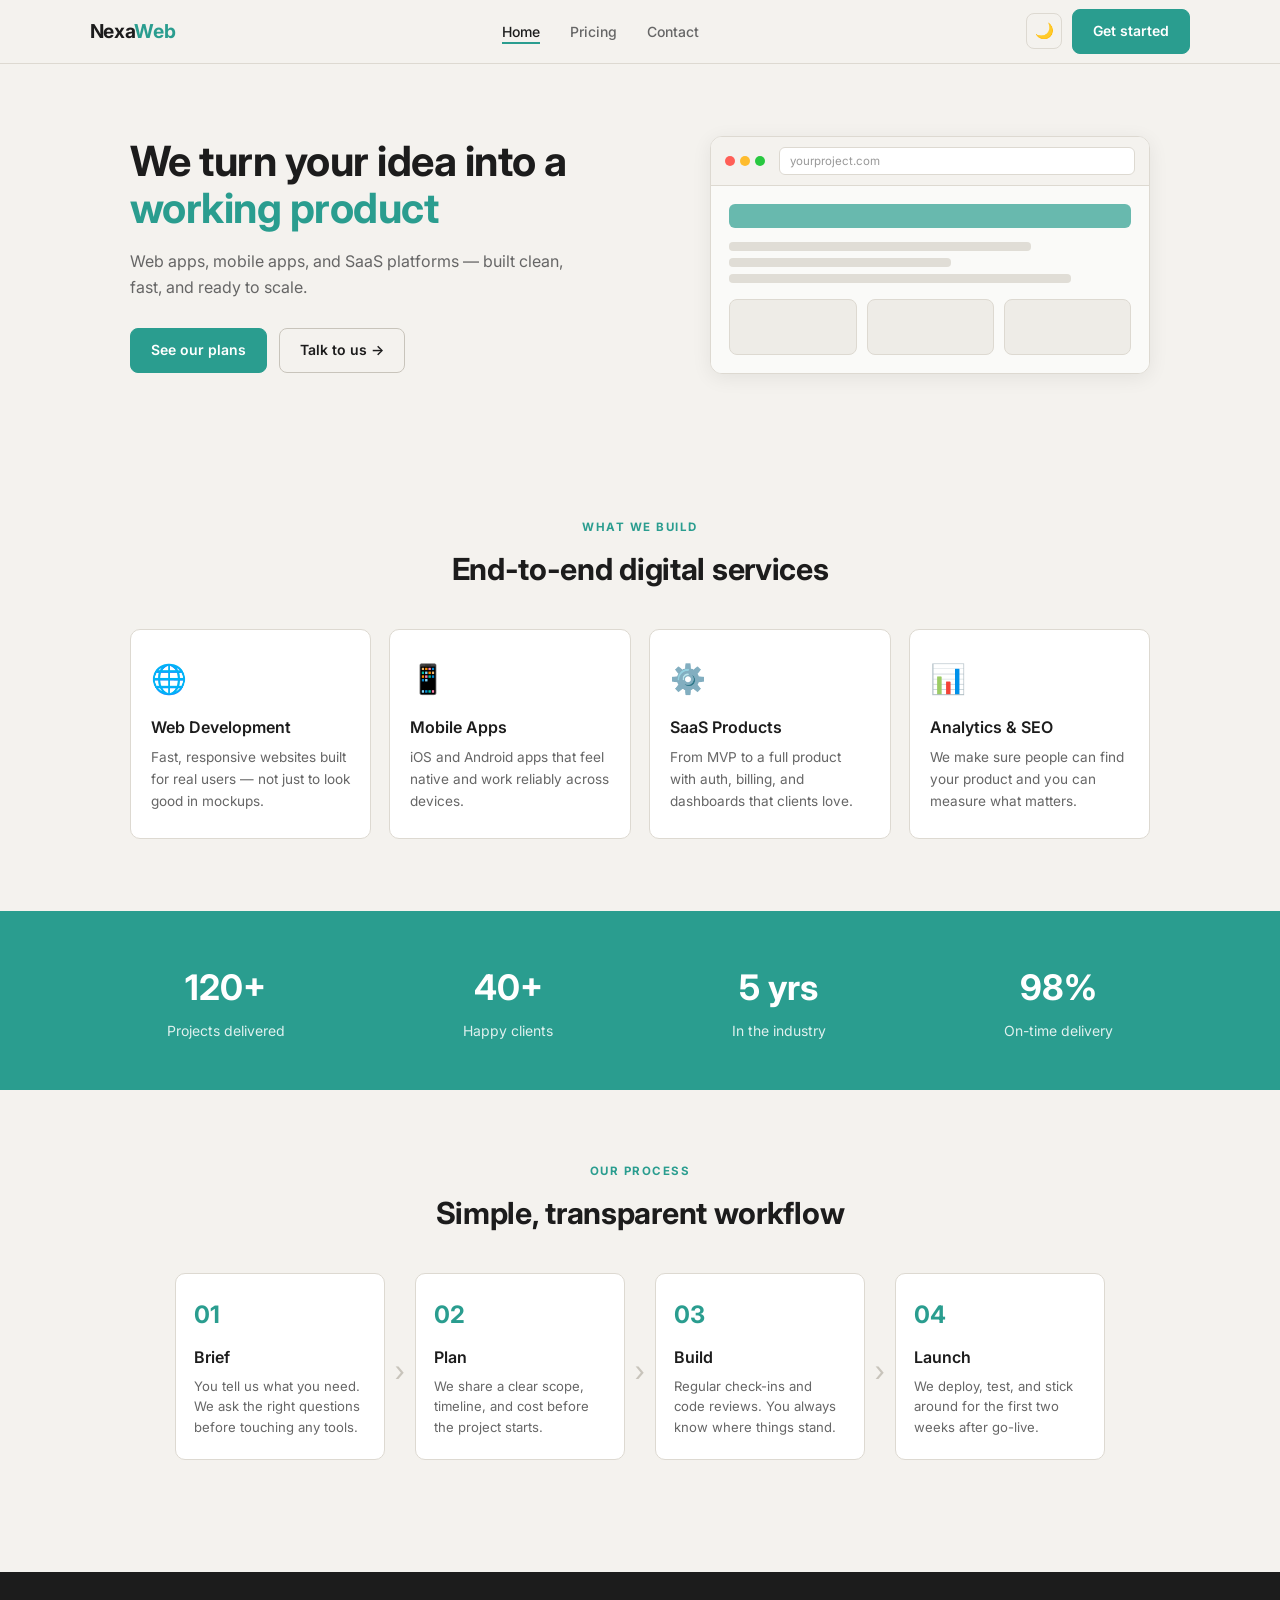
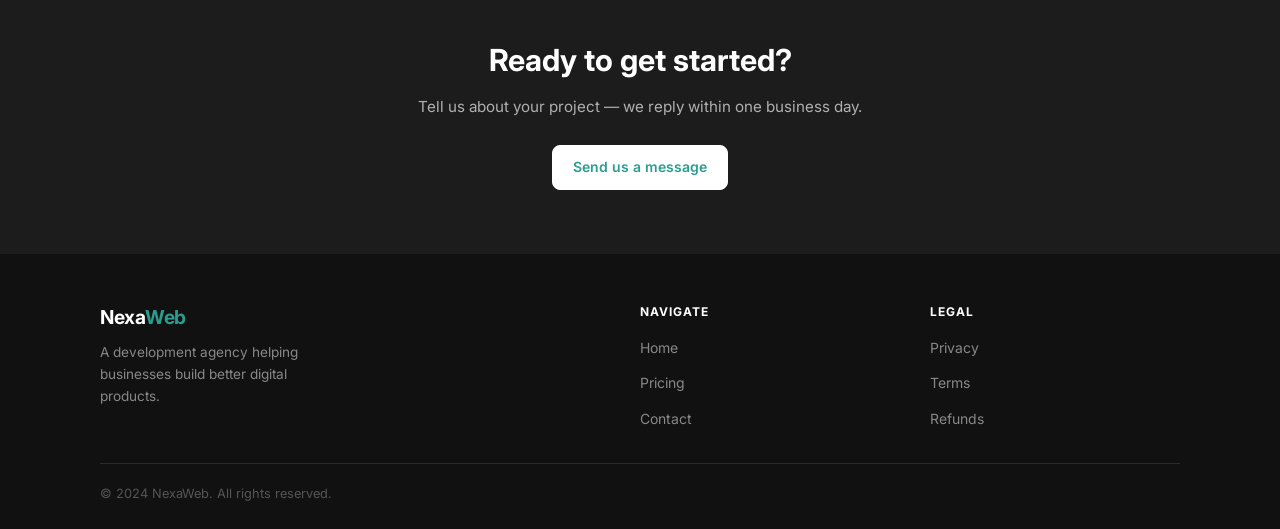
<file: index.html>
<!DOCTYPE html>
<html lang="en">
<head>
  <meta charset="UTF-8" />
  <meta name="viewport" content="width=device-width, initial-scale=1.0" />
  <title>NexaWeb - Web & App Development</title>
  <link href="https://fonts.googleapis.com/css2?family=Inter:wght@400;500;600;700&display=swap" rel="stylesheet" />
  <link rel="stylesheet" href="style.css" />
</head>
<body>

  <nav id="navbar">
    <a href="index.html" class="logo">Nexa<span>Web</span></a>
    <ul class="nav-links" id="navLinks">
      <li><a href="index.html" class="nav-a active">Home</a></li>
      <li><a href="pricing.html" class="nav-a">Pricing</a></li>
      <li><a href="contact.html" class="nav-a">Contact</a></li>
    </ul>
    <div class="nav-right">
      <button class="theme-btn" id="themeBtn" title="Switch theme">🌙</button>
      <a href="contact.html" class="btn btn-fill">Get started</a>
      <button class="ham" id="ham">
        <span></span>
        <span></span>
        <span></span>
      </button>
    </div>
  </nav>

  <div class="mob-menu" id="mobMenu">
    <a href="index.html">Home</a>
    <a href="pricing.html">Pricing</a>
    <a href="contact.html">Contact</a>
  </div>

  <!-- HERO -->
  <section class="hero">
    <div class="hero-left">
      <h1>We turn your idea into a <span class="accent">working product</span></h1>
      <p class="hero-sub">Web apps, mobile apps, and SaaS platforms — built clean, fast, and ready to scale.</p>
      <div class="hero-actions">
        <a href="pricing.html" class="btn btn-fill">See our plans</a>
        <a href="contact.html" class="btn btn-ghost">Talk to us →</a>
      </div>
    </div>
    <div class="hero-right">
      <div class="screen-card">
        <div class="screen-bar">
          <div class="screen-dots">
            <span class="sd red"></span>
            <span class="sd yellow"></span>
            <span class="sd green"></span>
          </div>
          <div class="screen-url">yourproject.com</div>
        </div>
        <div class="screen-body">
          <div class="screen-head"></div>
          <div class="screen-lines">
            <div class="line l1"></div>
            <div class="line l2"></div>
            <div class="line l3"></div>
          </div>
          <div class="screen-blocks">
            <div class="block"></div>
            <div class="block"></div>
            <div class="block"></div>
          </div>
        </div>
      </div>
    </div>
  </section>

  <!-- SERVICES -->
  <section class="services">
    <span class="section-label">What we build</span>
    <h2>End-to-end digital services</h2>
    <div class="services-grid">
      <div class="svc-card">
        <div class="svc-icon">🌐</div>
        <h3>Web Development</h3>
        <p>Fast, responsive websites built for real users — not just to look good in mockups.</p>
      </div>
      <div class="svc-card">
        <div class="svc-icon">📱</div>
        <h3>Mobile Apps</h3>
        <p>iOS and Android apps that feel native and work reliably across devices.</p>
      </div>
      <div class="svc-card">
        <div class="svc-icon">⚙️</div>
        <h3>SaaS Products</h3>
        <p>From MVP to a full product with auth, billing, and dashboards that clients love.</p>
      </div>
      <div class="svc-card">
        <div class="svc-icon">📊</div>
        <h3>Analytics & SEO</h3>
        <p>We make sure people can find your product and you can measure what matters.</p>
      </div>
    </div>
  </section>

  <!-- NUMBERS -->
  <section class="numbers">
    <div class="num-item">
      <h3>120+</h3>
      <p>Projects delivered</p>
    </div>
    <div class="num-item">
      <h3>40+</h3>
      <p>Happy clients</p>
    </div>
    <div class="num-item">
      <h3>5 yrs</h3>
      <p>In the industry</p>
    </div>
    <div class="num-item">
      <h3>98%</h3>
      <p>On-time delivery</p>
    </div>
  </section>

  <!-- HOW WE WORK -->
  <section class="process">
    <span class="section-label">Our process</span>
    <h2>Simple, transparent workflow</h2>
    <div class="steps">
      <div class="step-box">
        <div class="step-n">01</div>
        <h4>Brief</h4>
        <p>You tell us what you need. We ask the right questions before touching any tools.</p>
      </div>
      <div class="step-arrow">›</div>
      <div class="step-box">
        <div class="step-n">02</div>
        <h4>Plan</h4>
        <p>We share a clear scope, timeline, and cost before the project starts.</p>
      </div>
      <div class="step-arrow">›</div>
      <div class="step-box">
        <div class="step-n">03</div>
        <h4>Build</h4>
        <p>Regular check-ins and code reviews. You always know where things stand.</p>
      </div>
      <div class="step-arrow">›</div>
      <div class="step-box">
        <div class="step-n">04</div>
        <h4>Launch</h4>
        <p>We deploy, test, and stick around for the first two weeks after go-live.</p>
      </div>
    </div>
  </section>

  <!-- CTA STRIP -->
  <section class="cta-strip">
    <h2>Ready to get started?</h2>
    <p>Tell us about your project — we reply within one business day.</p>
    <a href="contact.html" class="btn btn-white">Send us a message</a>
  </section>

  <footer>
    <div class="footer-row">
      <div class="footer-about">
        <a href="index.html" class="logo footer-logo">Nexa<span>Web</span></a>
        <p>A development agency helping businesses build better digital products.</p>
      </div>
      <div class="footer-col">
        <h4>Navigate</h4>
        <ul>
          <li><a href="index.html">Home</a></li>
          <li><a href="pricing.html">Pricing</a></li>
          <li><a href="contact.html">Contact</a></li>
        </ul>
      </div>
      <div class="footer-col">
        <h4>Legal</h4>
        <ul>
          <li><a href="#">Privacy</a></li>
          <li><a href="#">Terms</a></li>
          <li><a href="#">Refunds</a></li>
        </ul>
      </div>
    </div>
    <div class="footer-bottom">
      <p>&copy; 2024 NexaWeb. All rights reserved.</p>
    </div>
  </footer>

  <script src="script.js"></script>
</body>
</html>
</file>
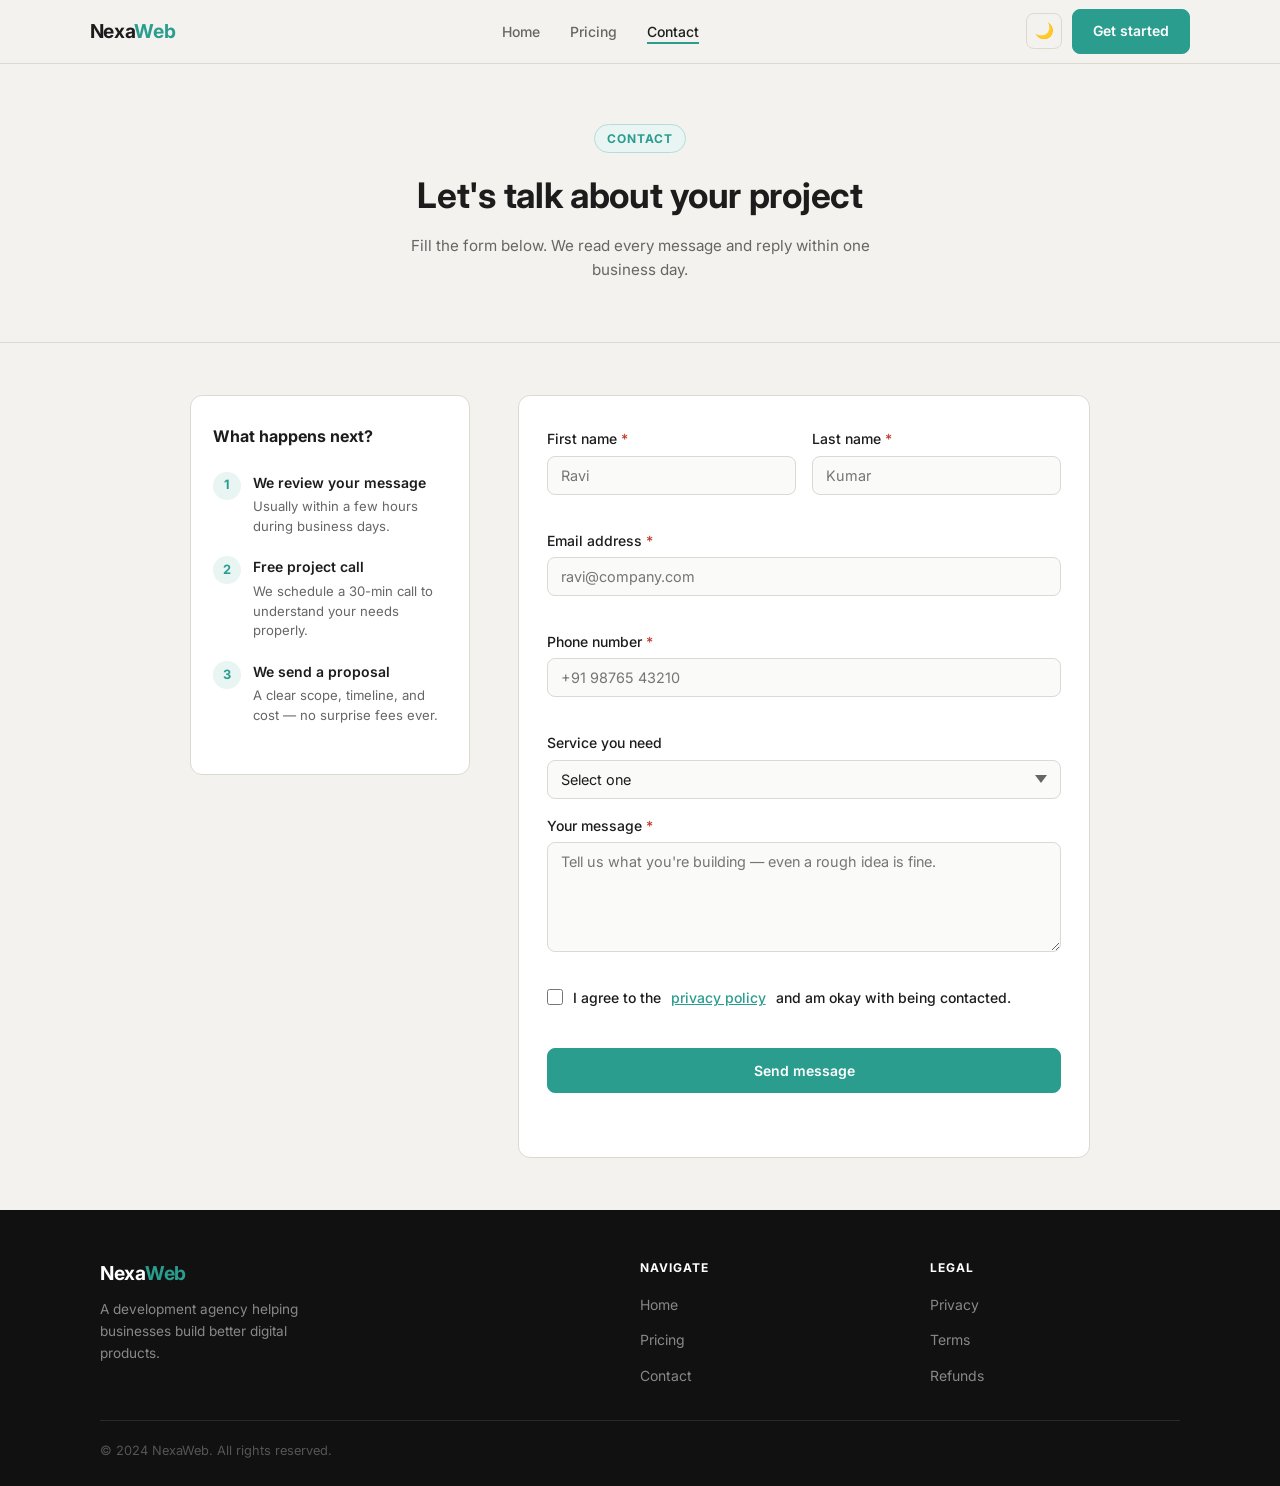
<file: contact.html>
<!DOCTYPE html>
<html lang="en">
<head>
  <meta charset="UTF-8" />
  <meta name="viewport" content="width=device-width, initial-scale=1.0" />
  <title>Contact - NexaWeb</title>
  <link href="https://fonts.googleapis.com/css2?family=Inter:wght@400;500;600;700&display=swap" rel="stylesheet" />
  <link rel="stylesheet" href="style.css" />
</head>
<body>

  <nav id="navbar">
    <a href="index.html" class="logo">Nexa<span>Web</span></a>
    <ul class="nav-links" id="navLinks">
      <li><a href="index.html" class="nav-a">Home</a></li>
      <li><a href="pricing.html" class="nav-a">Pricing</a></li>
      <li><a href="contact.html" class="nav-a active">Contact</a></li>
    </ul>
    <div class="nav-right">
      <button class="theme-btn" id="themeBtn" title="Switch theme">🌙</button>
      <a href="contact.html" class="btn btn-fill">Get started</a>
      <button class="ham" id="ham">
        <span></span>
        <span></span>
        <span></span>
      </button>
    </div>
  </nav>

  <div class="mob-menu" id="mobMenu">
    <a href="index.html">Home</a>
    <a href="pricing.html">Pricing</a>
    <a href="contact.html">Contact</a>
  </div>

  <section class="page-top">
    <span class="chip">Contact</span>
    <h1>Let's talk about your project</h1>
    <p class="page-sub">Fill the form below. We read every message and reply within one business day.</p>
  </section>

  <section class="contact-section">
    <div class="contact-layout">

      <!-- LEFT: Info -->
      <div class="contact-info">
        <h3>What happens next?</h3>
        <div class="info-step">
          <span class="info-num">1</span>
          <div>
            <strong>We review your message</strong>
            <p>Usually within a few hours during business days.</p>
          </div>
        </div>
        <div class="info-step">
          <span class="info-num">2</span>
          <div>
            <strong>Free project call</strong>
            <p>We schedule a 30-min call to understand your needs properly.</p>
          </div>
        </div>
        <div class="info-step">
          <span class="info-num">3</span>
          <div>
            <strong>We send a proposal</strong>
            <p>A clear scope, timeline, and cost — no surprise fees ever.</p>
          </div>
        </div>

        <!-- Show saved plan from localStorage -->
        <div class="saved-plan-box" id="savedPlanBox" style="display:none;">
          <p class="saved-label">Your selected plan</p>
          <p class="saved-value" id="savedPlanValue"></p>
          <a href="pricing.html" class="saved-change">Change plan →</a>
        </div>
      </div>

      <!-- RIGHT: Form -->
      <div class="contact-form-box">
        <form id="contactForm" novalidate>

          <div class="field-row">
            <div class="field-group">
              <label for="fname">First name <span class="req">*</span></label>
              <input type="text" id="fname" placeholder="Ravi" />
              <span class="err" id="err-fname"></span>
            </div>
            <div class="field-group">
              <label for="lname">Last name <span class="req">*</span></label>
              <input type="text" id="lname" placeholder="Kumar" />
              <span class="err" id="err-lname"></span>
            </div>
          </div>

          <div class="field-group">
            <label for="email">Email address <span class="req">*</span></label>
            <input type="email" id="email" placeholder="ravi@company.com" />
            <span class="err" id="err-email"></span>
          </div>

          <div class="field-group">
            <label for="phone">Phone number <span class="req">*</span></label>
            <input type="tel" id="phone" placeholder="+91 98765 43210" />
            <span class="err" id="err-phone"></span>
          </div>

          <div class="field-group">
            <label for="service">Service you need</label>
            <select id="service">
              <option value="">Select one</option>
              <option value="web">Web Development</option>
              <option value="mobile">Mobile App</option>
              <option value="saas">SaaS Product</option>
              <option value="other">Not sure yet</option>
            </select>
          </div>

          <div class="field-group">
            <label for="message">Your message <span class="req">*</span></label>
            <textarea id="message" rows="5" placeholder="Tell us what you're building — even a rough idea is fine."></textarea>
            <span class="err" id="err-message"></span>
          </div>

          <div class="field-group checkbox-row">
            <label class="check-label">
              <input type="checkbox" id="consent" />
              I agree to the <a href="#">privacy policy</a> and am okay with being contacted.
            </label>
            <span class="err" id="err-consent"></span>
          </div>

          <button type="submit" class="btn btn-fill btn-block" id="submitBtn">Send message</button>

          <div id="form-feedback" class="form-feedback"></div>

        </form>
      </div>

    </div>
  </section>

  <footer>
    <div class="footer-row">
      <div class="footer-about">
        <a href="index.html" class="logo footer-logo">Nexa<span>Web</span></a>
        <p>A development agency helping businesses build better digital products.</p>
      </div>
      <div class="footer-col">
        <h4>Navigate</h4>
        <ul>
          <li><a href="index.html">Home</a></li>
          <li><a href="pricing.html">Pricing</a></li>
          <li><a href="contact.html">Contact</a></li>
        </ul>
      </div>
      <div class="footer-col">
        <h4>Legal</h4>
        <ul>
          <li><a href="#">Privacy</a></li>
          <li><a href="#">Terms</a></li>
          <li><a href="#">Refunds</a></li>
        </ul>
      </div>
    </div>
    <div class="footer-bottom">
      <p>&copy; 2024 NexaWeb. All rights reserved.</p>
    </div>
  </footer>

  <script src="script.js"></script>
</body>
</html>
</file>
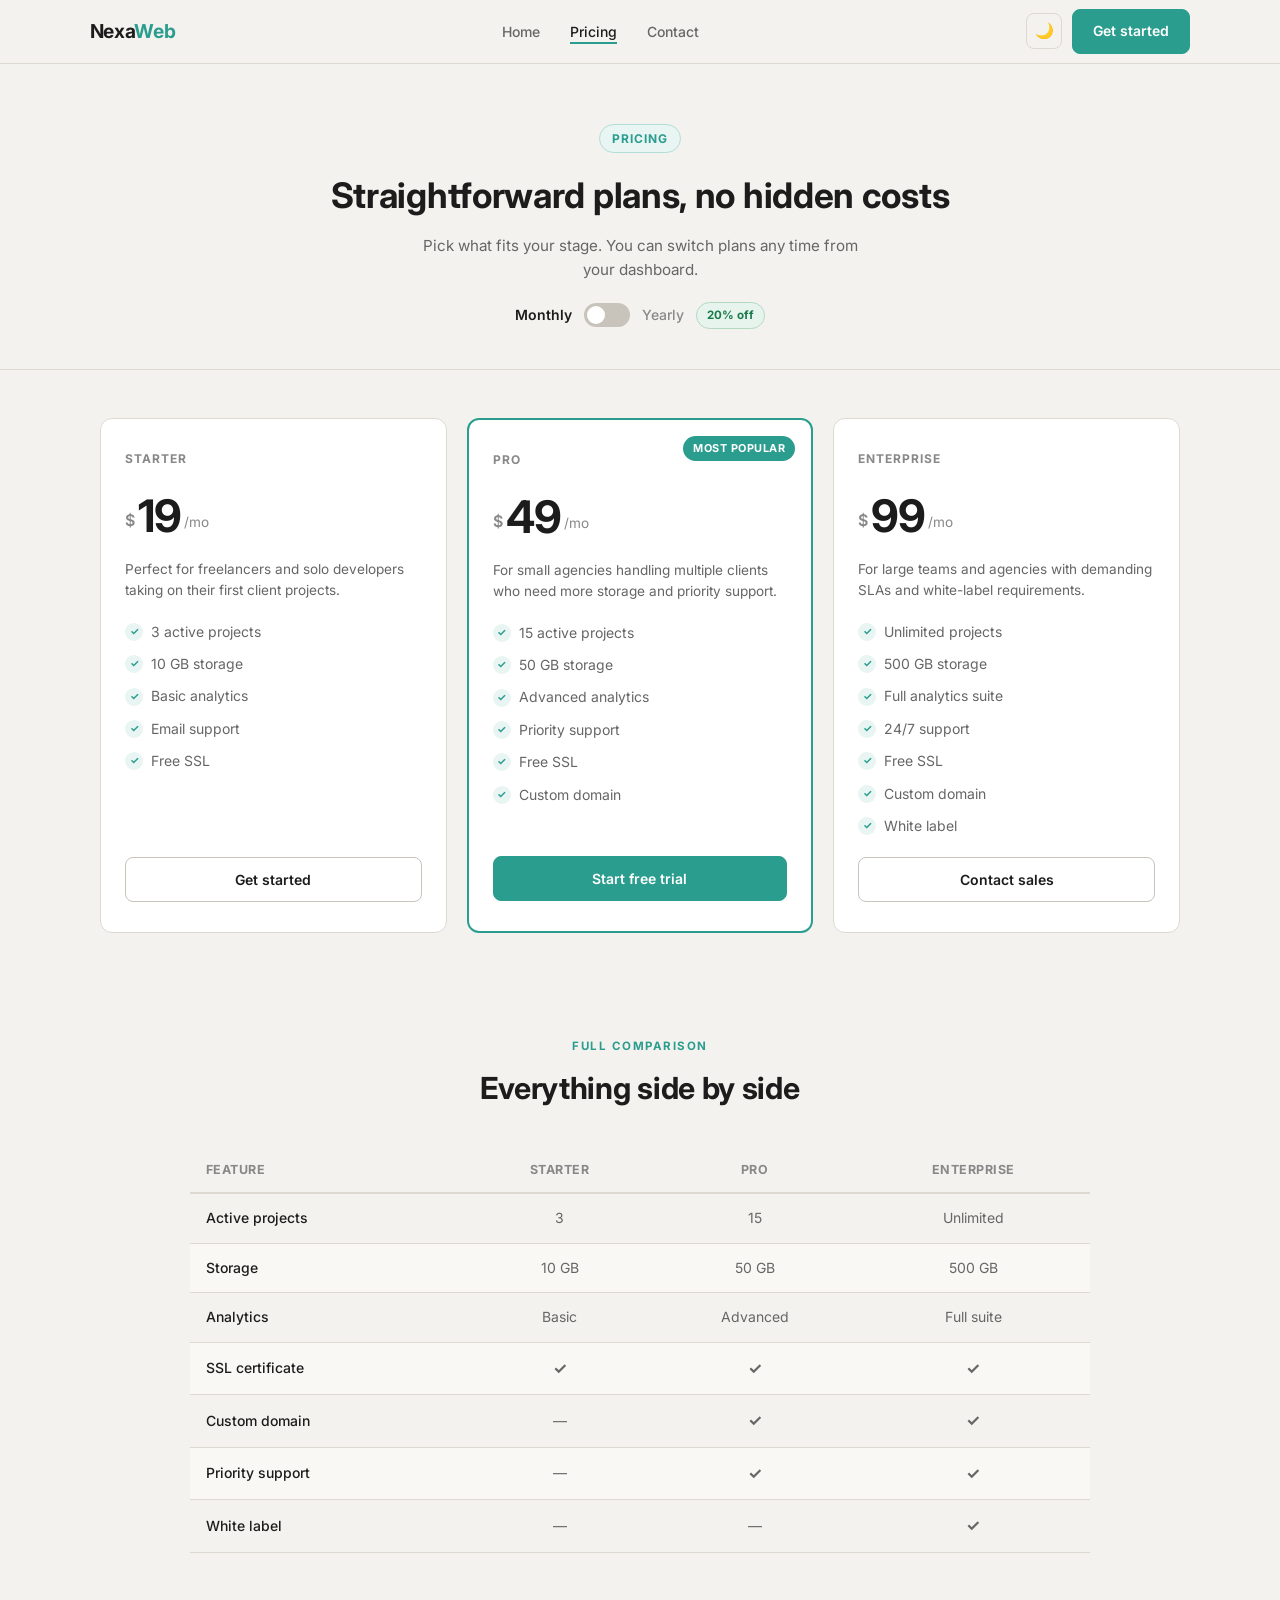
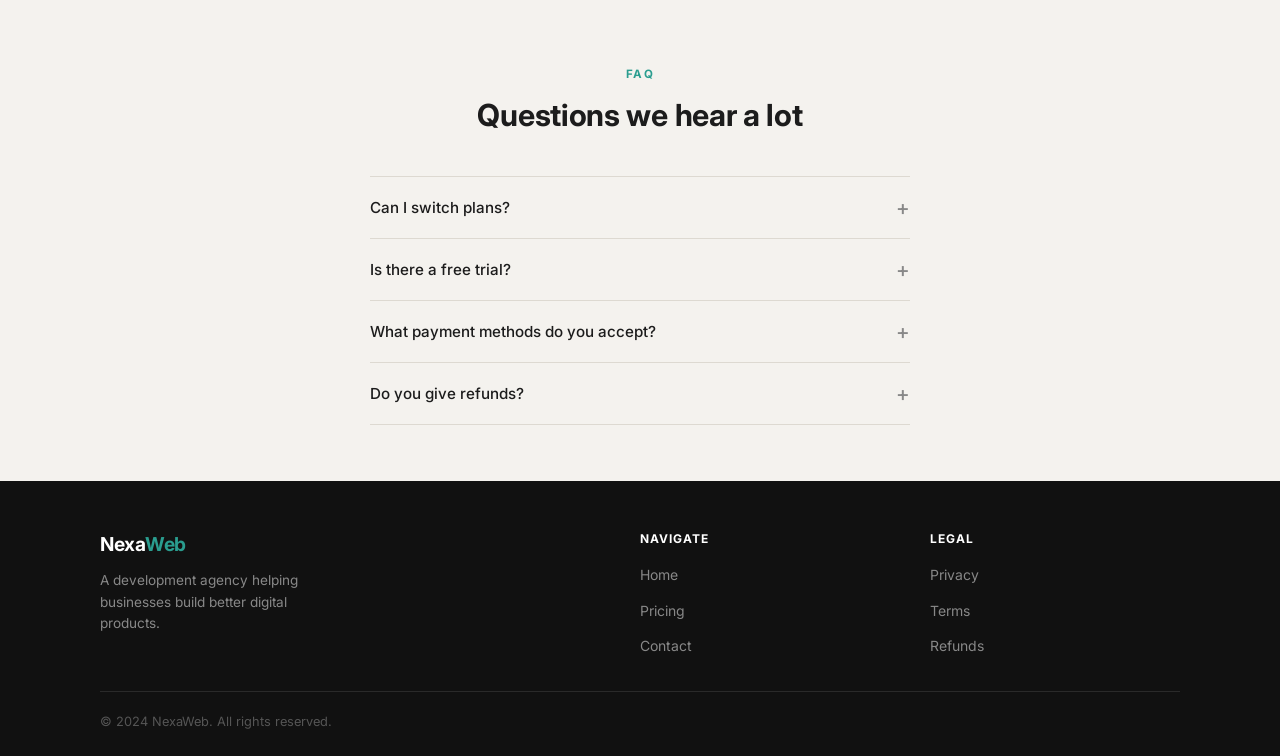
<file: pricing.html>
<!DOCTYPE html>
<html lang="en">
<head>
  <meta charset="UTF-8" />
  <meta name="viewport" content="width=device-width, initial-scale=1.0" />
  <title>Pricing - NexaWeb</title>
  <link href="https://fonts.googleapis.com/css2?family=Inter:wght@400;500;600;700&display=swap" rel="stylesheet" />
  <link rel="stylesheet" href="style.css" />
</head>
<body>

  <nav id="navbar">
    <a href="index.html" class="logo">Nexa<span>Web</span></a>
    <ul class="nav-links" id="navLinks">
      <li><a href="index.html" class="nav-a">Home</a></li>
      <li><a href="pricing.html" class="nav-a active">Pricing</a></li>
      <li><a href="contact.html" class="nav-a">Contact</a></li>
    </ul>
    <div class="nav-right">
      <button class="theme-btn" id="themeBtn" title="Switch theme">🌙</button>
      <a href="contact.html" class="btn btn-fill">Get started</a>
      <button class="ham" id="ham">
        <span></span>
        <span></span>
        <span></span>
      </button>
    </div>
  </nav>

  <div class="mob-menu" id="mobMenu">
    <a href="index.html">Home</a>
    <a href="pricing.html">Pricing</a>
    <a href="contact.html">Contact</a>
  </div>

  <!-- Page header -->
  <section class="page-top">
    <span class="chip">Pricing</span>
    <h1>Straightforward plans, no hidden costs</h1>
    <p class="page-sub">Pick what fits your stage. You can switch plans any time from your dashboard.</p>

    <!-- localStorage saved plan notice -->
    <div class="plan-notice" id="planNotice" style="display:none;">
      <span>✅ You saved the <strong id="noticePlanName"></strong> plan last time.</span>
      <button onclick="clearPlan()">Clear</button>
    </div>

    <!-- Billing toggle -->
    <div class="toggle-row">
      <span class="tog-label" id="togMonthly">Monthly</span>
      <label class="tog-switch">
        <input type="checkbox" id="billingSwitch" />
        <span class="tog-track">
          <span class="tog-thumb"></span>
        </span>
      </label>
      <span class="tog-label" id="togYearly">Yearly</span>
      <span class="discount-chip">20% off</span>
    </div>
  </section>

  <!-- Plans -->
  <section class="plans-section">
    <div class="plans-grid">

      <div class="plan-card">
        <p class="plan-tier">Starter</p>
        <div class="plan-price-row">
          <span class="plan-dollar">$</span>
          <span class="plan-amount" data-m="19" data-y="15">19</span>
          <span class="plan-period">/mo</span>
        </div>
        <p class="plan-desc">Perfect for freelancers and solo developers taking on their first client projects.</p>
        <ul class="plan-list">
          <li>3 active projects</li>
          <li>10 GB storage</li>
          <li>Basic analytics</li>
          <li>Email support</li>
          <li>Free SSL</li>
        </ul>
        <button class="btn btn-ghost btn-block" onclick="pickPlan('Starter', this)">Get started</button>
      </div>

      <div class="plan-card plan-featured">
        <span class="plan-badge">Most popular</span>
        <p class="plan-tier">Pro</p>
        <div class="plan-price-row">
          <span class="plan-dollar">$</span>
          <span class="plan-amount" data-m="49" data-y="39">49</span>
          <span class="plan-period">/mo</span>
        </div>
        <p class="plan-desc">For small agencies handling multiple clients who need more storage and priority support.</p>
        <ul class="plan-list">
          <li>15 active projects</li>
          <li>50 GB storage</li>
          <li>Advanced analytics</li>
          <li>Priority support</li>
          <li>Free SSL</li>
          <li>Custom domain</li>
        </ul>
        <button class="btn btn-fill btn-block" onclick="pickPlan('Pro', this)">Start free trial</button>
      </div>

      <div class="plan-card">
        <p class="plan-tier">Enterprise</p>
        <div class="plan-price-row">
          <span class="plan-dollar">$</span>
          <span class="plan-amount" data-m="99" data-y="79">99</span>
          <span class="plan-period">/mo</span>
        </div>
        <p class="plan-desc">For large teams and agencies with demanding SLAs and white-label requirements.</p>
        <ul class="plan-list">
          <li>Unlimited projects</li>
          <li>500 GB storage</li>
          <li>Full analytics suite</li>
          <li>24/7 support</li>
          <li>Free SSL</li>
          <li>Custom domain</li>
          <li>White label</li>
        </ul>
        <button class="btn btn-ghost btn-block" onclick="pickPlan('Enterprise', this)">Contact sales</button>
      </div>

    </div>
  </section>

  <!-- Compare table -->
  <section class="compare-wrap">
    <span class="section-label">Full comparison</span>
    <h2>Everything side by side</h2>
    <div class="table-wrap">
      <table class="comp-table">
        <thead>
          <tr>
            <th>Feature</th>
            <th>Starter</th>
            <th>Pro</th>
            <th>Enterprise</th>
          </tr>
        </thead>
        <tbody>
          <tr>
            <td>Active projects</td>
            <td>3</td>
            <td>15</td>
            <td>Unlimited</td>
          </tr>
          <tr>
            <td>Storage</td>
            <td>10 GB</td>
            <td>50 GB</td>
            <td>500 GB</td>
          </tr>
          <tr>
            <td>Analytics</td>
            <td>Basic</td>
            <td>Advanced</td>
            <td>Full suite</td>
          </tr>
          <tr>
            <td>SSL certificate</td>
            <td class="t-yes">✓</td>
            <td class="t-yes">✓</td>
            <td class="t-yes">✓</td>
          </tr>
          <tr>
            <td>Custom domain</td>
            <td class="t-no">—</td>
            <td class="t-yes">✓</td>
            <td class="t-yes">✓</td>
          </tr>
          <tr>
            <td>Priority support</td>
            <td class="t-no">—</td>
            <td class="t-yes">✓</td>
            <td class="t-yes">✓</td>
          </tr>
          <tr>
            <td>White label</td>
            <td class="t-no">—</td>
            <td class="t-no">—</td>
            <td class="t-yes">✓</td>
          </tr>
        </tbody>
      </table>
    </div>
  </section>

  <!-- FAQ -->
  <section class="faq-wrap">
    <span class="section-label">FAQ</span>
    <h2>Questions we hear a lot</h2>
    <div class="faq-items">

      <div class="faq-row">
        <button class="faq-q">
          Can I switch plans?
          <span class="faq-icon">+</span>
        </button>
        <div class="faq-a">
          <p>Yes, upgrade or downgrade anytime. Changes apply immediately and billing is prorated to the day.</p>
        </div>
      </div>

      <div class="faq-row">
        <button class="faq-q">
          Is there a free trial?
          <span class="faq-icon">+</span>
        </button>
        <div class="faq-a">
          <p>The Pro plan has a 14-day free trial with no card required. You get full access during that period.</p>
        </div>
      </div>

      <div class="faq-row">
        <button class="faq-q">
          What payment methods do you accept?
          <span class="faq-icon">+</span>
        </button>
        <div class="faq-a">
          <p>We accept all major cards, UPI, and net banking. Enterprise clients can also pay by bank transfer.</p>
        </div>
      </div>

      <div class="faq-row">
        <button class="faq-q">
          Do you give refunds?
          <span class="faq-icon">+</span>
        </button>
        <div class="faq-a">
          <p>Yes — if you're unhappy within the first 7 days of a paid plan, we'll refund you in full, no questions asked.</p>
        </div>
      </div>

    </div>
  </section>

  <!-- Plan selected modal -->
  <div class="modal-overlay" id="modalOverlay">
    <div class="modal-card">
      <button class="modal-x" id="modalX">✕</button>
      <h3 id="modal-heading">Plan saved!</h3>
      <p id="modal-body">Your plan has been saved. Head to the contact form to finish signing up.</p>
      <a href="contact.html" class="btn btn-fill btn-block">Go to contact form</a>
    </div>
  </div>

  <footer>
    <div class="footer-row">
      <div class="footer-about">
        <a href="index.html" class="logo footer-logo">Nexa<span>Web</span></a>
        <p>A development agency helping businesses build better digital products.</p>
      </div>
      <div class="footer-col">
        <h4>Navigate</h4>
        <ul>
          <li><a href="index.html">Home</a></li>
          <li><a href="pricing.html">Pricing</a></li>
          <li><a href="contact.html">Contact</a></li>
        </ul>
      </div>
      <div class="footer-col">
        <h4>Legal</h4>
        <ul>
          <li><a href="#">Privacy</a></li>
          <li><a href="#">Terms</a></li>
          <li><a href="#">Refunds</a></li>
        </ul>
      </div>
    </div>
    <div class="footer-bottom">
      <p>&copy; 2024 NexaWeb. All rights reserved.</p>
    </div>
  </footer>

  <script src="script.js"></script>
</body>
</html>
</file>
<file: style.css>
/* Google Font loaded in HTML */

/* ================================
   RESET
================================ */
* {
  margin: 0;
  padding: 0;
  box-sizing: border-box;
}

body {
  font-family: 'Inter', sans-serif;
  background-color: #f4f2ee;
  color: #1c1c1c;
  line-height: 1.6;
}

a {
  text-decoration: none;
  color: inherit;
}

ul {
  list-style: none;
}

/* ================================
   DARK THEME
================================ */
body.dark {
  background-color: #141414;
  color: #ececec;
}

body.dark nav {
  background-color: #1a1a1a;
  border-bottom-color: #2c2c2c;
}

body.dark .mob-menu {
  background-color: #1a1a1a;
  border-bottom-color: #2c2c2c;
}

body.dark .mob-menu a {
  border-bottom-color: #2c2c2c;
  color: #aaaaaa;
}

body.dark .screen-card,
body.dark .svc-card,
body.dark .step-box,
body.dark .plan-card,
body.dark .modal-card,
body.dark .contact-form-box,
body.dark .contact-info,
body.dark .saved-plan-box {
  background-color: #1e1e1e;
  border-color: #2c2c2c;
}

body.dark .screen-bar,
body.dark .screen-body {
  background-color: #252525;
}

body.dark .line,
body.dark .block,
body.dark .screen-head {
  background-color: #2e2e2e;
}

body.dark .screen-url {
  background-color: #2a2a2a;
  border-color: #333333;
  color: #888888;
}

body.dark .numbers {
  background-color: #1a5c52;
}

body.dark .comp-table th,
body.dark .comp-table td {
  border-bottom-color: #2c2c2c;
  color: #aaaaaa;
}

body.dark .comp-table td:first-child {
  color: #ececec;
}

body.dark .comp-table tr:nth-child(even) td {
  background-color: #1e2e2c;
}

body.dark .faq-row {
  border-bottom-color: #2c2c2c;
}

body.dark .faq-q {
  color: #ececec;
}

body.dark input,
body.dark select,
body.dark textarea {
  background-color: #1e1e1e;
  border-color: #333333;
  color: #ececec;
}

body.dark input:focus,
body.dark select:focus,
body.dark textarea:focus {
  border-color: #2a9d8f;
}

body.dark .plan-notice,
body.dark .saved-plan-box {
  border-color: #2a9d8f;
}

body.dark footer {
  background-color: #0a0a0a;
}

body.dark .footer-bottom {
  border-top-color: #222222;
}

body.dark .cta-strip {
  background-color: #0f0f0f;
}

body.dark .nav-links a {
  color: #aaaaaa;
}

body.dark .nav-links a:hover,
body.dark .nav-links a.active {
  color: #ececec;
}

body.dark .logo {
  color: #ececec;
}

body.dark .section-label {
  color: #2a9d8f;
}

body.dark .accent {
  color: #2a9d8f;
}

body.dark .plan-badge {
  background-color: #2a9d8f;
}

body.dark .plan-card.plan-featured {
  border-color: #2a9d8f;
}

body.dark .tog-track {
  background-color: #333333;
}

body.dark .ham span {
  background-color: #ececec;
}

body.dark .theme-btn {
  border-color: #333333;
  color: #ececec;
}

/* ================================
   NAV
================================ */
nav {
  position: sticky;
  top: 0;
  z-index: 100;
  height: 64px;
  background-color: #f4f2ee;
  border-bottom: 1px solid #ddd9d1;
  display: flex;
  align-items: center;
  justify-content: space-between;
  padding: 0 7%;
  transition: box-shadow 0.3s;
}

nav.scrolled {
  box-shadow: 0 2px 10px rgba(0, 0, 0, 0.08);
}

.logo {
  font-size: 1.2rem;
  font-weight: 700;
  color: #1c1c1c;
  letter-spacing: -0.3px;
}

.logo span {
  color: #2a9d8f;
}

.nav-links {
  display: flex;
  align-items: center;
  gap: 30px;
}

.nav-links a {
  font-size: 0.875rem;
  font-weight: 500;
  color: #666666;
  position: relative;
  transition: color 0.2s;
}

.nav-links a::after {
  content: '';
  display: block;
  position: absolute;
  bottom: -4px;
  left: 0;
  width: 0;
  height: 2px;
  background-color: #2a9d8f;
  transition: width 0.25s;
}

.nav-links a:hover,
.nav-links a.active {
  color: #1c1c1c;
}

.nav-links a:hover::after,
.nav-links a.active::after {
  width: 100%;
}

.nav-right {
  display: flex;
  align-items: center;
  gap: 10px;
}

/* Theme toggle button */
.theme-btn {
  width: 36px;
  height: 36px;
  border: 1px solid #ddd9d1;
  border-radius: 8px;
  background-color: transparent;
  font-size: 0.95rem;
  cursor: pointer;
  display: flex;
  align-items: center;
  justify-content: center;
  transition: background-color 0.2s, border-color 0.2s;
}

.theme-btn:hover {
  background-color: #e8f5f3;
  border-color: #2a9d8f;
}

/* Hamburger */
.ham {
  display: none;
  flex-direction: column;
  gap: 5px;
  background: none;
  border: none;
  cursor: pointer;
  padding: 4px;
}

.ham span {
  display: block;
  width: 22px;
  height: 2px;
  background-color: #1c1c1c;
  border-radius: 2px;
  transition: transform 0.3s, opacity 0.3s;
}

.ham.open span:nth-child(1) {
  transform: translateY(7px) rotate(45deg);
}

.ham.open span:nth-child(2) {
  opacity: 0;
}

.ham.open span:nth-child(3) {
  transform: translateY(-7px) rotate(-45deg);
}

/* Mobile nav dropdown */
.mob-menu {
  display: none;
  flex-direction: column;
  background-color: #ffffff;
  border-bottom: 1px solid #ddd9d1;
  padding: 6px 7%;
  position: sticky;
  top: 64px;
  z-index: 99;
}

.mob-menu.open {
  display: flex;
}

.mob-menu a {
  padding: 12px 0;
  font-size: 0.95rem;
  font-weight: 500;
  color: #666666;
  border-bottom: 1px solid #ddd9d1;
  transition: color 0.2s;
}

.mob-menu a:last-child {
  border-bottom: none;
}

.mob-menu a:hover {
  color: #1c1c1c;
}

/* ================================
   BUTTONS
================================ */
.btn {
  display: inline-block;
  padding: 10px 20px;
  font-family: 'Inter', sans-serif;
  font-size: 0.875rem;
  font-weight: 600;
  border-radius: 8px;
  border: 1.5px solid #c8c4bb;
  background-color: transparent;
  color: #1c1c1c;
  cursor: pointer;
  text-align: center;
  transition: background-color 0.2s, border-color 0.2s, transform 0.15s, color 0.2s;
}

.btn:hover {
  background-color: #e8f5f3;
  border-color: #2a9d8f;
  color: #2a9d8f;
  transform: translateY(-1px);
}

.btn:active {
  transform: scale(0.97);
}

.btn-fill {
  background-color: #2a9d8f;
  border-color: #2a9d8f;
  color: #ffffff;
}

.btn-fill:hover {
  background-color: #228b7e;
  border-color: #228b7e;
  color: #ffffff;
}

.btn-ghost {
  background-color: transparent;
  border-color: #c8c4bb;
  color: #1c1c1c;
}

.btn-ghost:hover {
  border-color: #2a9d8f;
  color: #2a9d8f;
  background-color: #e8f5f3;
}

.btn-white {
  background-color: #ffffff;
  border-color: #ffffff;
  color: #2a9d8f;
}

.btn-white:hover {
  background-color: #f0faf9;
  transform: translateY(-1px);
}

.btn-block {
  display: block;
  width: 100%;
  padding: 13px 20px;
}

/* ================================
   CHIPS & LABELS
================================ */
.chip {
  display: inline-block;
  font-size: 0.75rem;
  font-weight: 700;
  text-transform: uppercase;
  letter-spacing: 1px;
  color: #2a9d8f;
  background-color: #e8f5f3;
  border: 1px solid #b2ddd9;
  padding: 4px 12px;
  border-radius: 999px;
  margin-bottom: 14px;
}

.section-label {
  display: block;
  font-size: 0.72rem;
  font-weight: 700;
  text-transform: uppercase;
  letter-spacing: 1.5px;
  color: #2a9d8f;
  margin-bottom: 8px;
}

.accent {
  color: #2a9d8f;
}

/* ================================
   HOME - HERO
================================ */
.hero {
  display: flex;
  align-items: center;
  justify-content: space-between;
  gap: 48px;
  padding: 72px 7%;
  max-width: 1200px;
  margin: 0 auto;
}

.hero-left {
  flex: 1;
  max-width: 540px;
}

.hero-left h1 {
  font-size: 2.6rem;
  font-weight: 700;
  line-height: 1.15;
  letter-spacing: -0.5px;
  margin-bottom: 16px;
  opacity: 0;
  animation: fadeUp 0.5s ease forwards;
}

.hero-sub {
  font-size: 1rem;
  color: #666666;
  margin-bottom: 28px;
  max-width: 440px;
  opacity: 0;
  animation: fadeUp 0.5s 0.1s ease forwards;
}

.hero-actions {
  display: flex;
  gap: 12px;
  flex-wrap: wrap;
  opacity: 0;
  animation: fadeUp 0.5s 0.2s ease forwards;
}

/* Browser card mockup */
.hero-right {
  flex: 1;
  max-width: 440px;
}

.screen-card {
  background-color: #ffffff;
  border: 1px solid #ddd9d1;
  border-radius: 12px;
  overflow: hidden;
  box-shadow: 0 4px 20px rgba(0, 0, 0, 0.07);
}

.screen-bar {
  background-color: #f4f2ee;
  border-bottom: 1px solid #ddd9d1;
  padding: 10px 14px;
  display: flex;
  align-items: center;
  gap: 6px;
}

.screen-dots {
  display: flex;
  gap: 5px;
}

.sd {
  width: 10px;
  height: 10px;
  border-radius: 50%;
  display: block;
}

.sd.red    { background-color: #ff5f57; }
.sd.yellow { background-color: #febc2e; }
.sd.green  { background-color: #28c840; }

.screen-url {
  margin-left: 8px;
  flex: 1;
  background-color: #ffffff;
  border: 1px solid #ddd9d1;
  border-radius: 6px;
  padding: 4px 10px;
  font-size: 0.72rem;
  color: #999999;
}

.screen-body {
  padding: 18px;
  background-color: #fafaf8;
}

.screen-head {
  height: 24px;
  background-color: #2a9d8f;
  border-radius: 6px;
  margin-bottom: 14px;
  opacity: 0.7;
}

.screen-lines {
  display: flex;
  flex-direction: column;
  gap: 7px;
  margin-bottom: 16px;
}

.line {
  height: 9px;
  background-color: #e0ddd6;
  border-radius: 4px;
}

.l1 { width: 75%; }
.l2 { width: 55%; }
.l3 { width: 85%; }

.screen-blocks {
  display: flex;
  gap: 10px;
}

.block {
  flex: 1;
  height: 56px;
  background-color: #eeece7;
  border-radius: 8px;
  border: 1px solid #ddd9d1;
}

/* ================================
   HOME - SERVICES
================================ */
.services {
  padding: 72px 7%;
  max-width: 1200px;
  margin: 0 auto;
  text-align: center;
}

.services h2,
.compare-wrap h2,
.faq-wrap h2,
.process h2 {
  font-size: 1.9rem;
  font-weight: 700;
  letter-spacing: -0.3px;
  margin-bottom: 36px;
}

.services-grid {
  display: grid;
  grid-template-columns: repeat(4, 1fr);
  gap: 18px;
  text-align: left;
}

.svc-card {
  background-color: #ffffff;
  border: 1px solid #ddd9d1;
  border-radius: 10px;
  padding: 26px 20px;
  transition: transform 0.25s, box-shadow 0.25s;
}

.svc-card:hover {
  transform: translateY(-5px);
  box-shadow: 0 8px 24px rgba(0, 0, 0, 0.08);
}

.svc-icon {
  font-size: 1.8rem;
  margin-bottom: 12px;
}

.svc-card h3 {
  font-size: 1rem;
  font-weight: 600;
  margin-bottom: 7px;
}

.svc-card p {
  font-size: 0.85rem;
  color: #666666;
  line-height: 1.6;
}

/* ================================
   HOME - NUMBERS
================================ */
.numbers {
  background-color: #2a9d8f;
  color: #ffffff;
  padding: 48px 7%;
  display: flex;
  justify-content: space-around;
  flex-wrap: wrap;
  gap: 24px;
  text-align: center;
}

.num-item h3 {
  font-size: 2.2rem;
  font-weight: 700;
  margin-bottom: 4px;
}

.num-item p {
  font-size: 0.875rem;
  opacity: 0.85;
}

/* ================================
   HOME - PROCESS
================================ */
.process {
  padding: 72px 7%;
  max-width: 1200px;
  margin: 0 auto;
  text-align: center;
}

.steps {
  display: flex;
  align-items: flex-start;
  justify-content: center;
  gap: 10px;
  flex-wrap: wrap;
}

.step-box {
  background-color: #ffffff;
  border: 1px solid #ddd9d1;
  border-radius: 10px;
  padding: 22px 18px;
  flex: 1;
  min-width: 170px;
  max-width: 210px;
  text-align: left;
  transition: transform 0.2s, box-shadow 0.2s;
}

.step-box:hover {
  transform: translateY(-3px);
  box-shadow: 0 6px 20px rgba(0, 0, 0, 0.07);
}

.step-n {
  font-size: 1.5rem;
  font-weight: 700;
  color: #2a9d8f;
  margin-bottom: 10px;
}

.step-box h4 {
  font-size: 1rem;
  font-weight: 600;
  margin-bottom: 6px;
}

.step-box p {
  font-size: 0.82rem;
  color: #666666;
  line-height: 1.55;
}

.step-arrow {
  font-size: 1.8rem;
  color: #c8c4bb;
  align-self: center;
  padding-top: 8px;
}

/* ================================
   HOME - CTA STRIP
================================ */
.cta-strip {
  background-color: #1c1c1c;
  color: #ffffff;
  text-align: center;
  padding: 64px 7%;
  margin-top: 40px;
}

.cta-strip h2 {
  font-size: 1.9rem;
  font-weight: 700;
  margin-bottom: 10px;
}

.cta-strip p {
  font-size: 0.95rem;
  opacity: 0.65;
  margin-bottom: 26px;
}

/* ================================
   FOOTER
================================ */
footer {
  background-color: #111111;
  color: #cccccc;
  padding: 48px 7% 24px;
}

.footer-row {
  display: grid;
  grid-template-columns: 2fr 1fr 1fr;
  gap: 40px;
  max-width: 1080px;
  margin: 0 auto 32px;
}

.footer-logo {
  color: #ffffff;
}

.footer-about p {
  font-size: 0.85rem;
  color: #888888;
  margin-top: 10px;
  max-width: 240px;
  line-height: 1.6;
}

.footer-col h4 {
  font-size: 0.75rem;
  font-weight: 700;
  text-transform: uppercase;
  letter-spacing: 1px;
  color: #ffffff;
  margin-bottom: 14px;
}

.footer-col ul {
  display: flex;
  flex-direction: column;
  gap: 10px;
}

.footer-col a {
  font-size: 0.875rem;
  color: #888888;
  transition: color 0.2s;
}

.footer-col a:hover {
  color: #ffffff;
}

.footer-bottom {
  max-width: 1080px;
  margin: 0 auto;
  padding-top: 20px;
  border-top: 1px solid #2a2a2a;
}

.footer-bottom p {
  font-size: 0.8rem;
  color: #555555;
}

/* ================================
   PAGE TOP (Pricing & Contact)
================================ */
.page-top {
  text-align: center;
  padding: 60px 7% 40px;
  border-bottom: 1px solid #ddd9d1;
}

.page-top h1 {
  font-size: 2.2rem;
  font-weight: 700;
  letter-spacing: -0.3px;
  margin-bottom: 10px;
  opacity: 0;
  animation: fadeUp 0.4s ease forwards;
}

.page-sub {
  font-size: 0.95rem;
  color: #666666;
  max-width: 460px;
  margin: 0 auto 20px;
}

/* ================================
   PRICING - TOGGLE
================================ */
.toggle-row {
  display: flex;
  align-items: center;
  justify-content: center;
  gap: 12px;
  margin-top: 18px;
}

.tog-label {
  font-size: 0.875rem;
  font-weight: 500;
  color: #888888;
  transition: color 0.2s;
}

.tog-label.on {
  color: #1c1c1c;
  font-weight: 600;
}

/* CSS-only toggle switch */
.tog-switch {
  position: relative;
  display: inline-block;
  cursor: pointer;
}

.tog-switch input {
  opacity: 0;
  width: 0;
  height: 0;
  position: absolute;
}

.tog-track {
  display: block;
  width: 46px;
  height: 24px;
  background-color: #c8c4bb;
  border-radius: 999px;
  position: relative;
  transition: background-color 0.3s;
}

.tog-thumb {
  display: block;
  width: 18px;
  height: 18px;
  background-color: #ffffff;
  border-radius: 50%;
  position: absolute;
  top: 3px;
  left: 3px;
  transition: transform 0.3s;
}

.tog-switch input:checked + .tog-track {
  background-color: #2a9d8f;
}

.tog-switch input:checked + .tog-track .tog-thumb {
  transform: translateX(22px);
}

.discount-chip {
  font-size: 0.72rem;
  font-weight: 700;
  color: #1a7a4a;
  background-color: #e6f4ed;
  border: 1px solid #b2d9c0;
  padding: 3px 10px;
  border-radius: 999px;
}

/* Saved plan notice banner */
.plan-notice {
  display: inline-flex;
  align-items: center;
  gap: 10px;
  background-color: #e8f5f3;
  border: 1px solid #b2ddd9;
  color: #1c6b62;
  font-size: 0.875rem;
  padding: 10px 16px;
  border-radius: 8px;
  margin-top: 16px;
}

.plan-notice button {
  background: none;
  border: none;
  font-family: 'Inter', sans-serif;
  font-size: 0.8rem;
  color: #2a9d8f;
  cursor: pointer;
  text-decoration: underline;
}

/* ================================
   PRICING - PLAN CARDS
================================ */
.plans-section {
  padding: 48px 7%;
}

.plans-grid {
  display: grid;
  grid-template-columns: repeat(3, 1fr);
  gap: 20px;
  max-width: 1080px;
  margin: 0 auto;
}

.plan-card {
  background-color: #ffffff;
  border: 1px solid #ddd9d1;
  border-radius: 12px;
  padding: 30px 24px;
  display: flex;
  flex-direction: column;
  gap: 20px;
  position: relative;
  transition: transform 0.25s, box-shadow 0.25s;
}

.plan-card:hover {
  transform: translateY(-6px);
  box-shadow: 0 12px 32px rgba(0, 0, 0, 0.09);
}

.plan-card.plan-featured {
  border-color: #2a9d8f;
  border-width: 2px;
}

.plan-badge {
  position: absolute;
  top: 16px;
  right: 16px;
  background-color: #2a9d8f;
  color: #ffffff;
  font-size: 0.68rem;
  font-weight: 700;
  text-transform: uppercase;
  letter-spacing: 0.5px;
  padding: 4px 10px;
  border-radius: 999px;
}

.plan-tier {
  font-size: 0.75rem;
  font-weight: 700;
  text-transform: uppercase;
  letter-spacing: 1px;
  color: #888888;
  margin-bottom: 6px;
}

.plan-price-row {
  display: flex;
  align-items: flex-end;
  gap: 3px;
}

.plan-dollar {
  font-size: 1rem;
  font-weight: 600;
  color: #888888;
  margin-bottom: 5px;
}

.plan-amount {
  font-size: 2.8rem;
  font-weight: 700;
  line-height: 1;
  letter-spacing: -1px;
  transition: opacity 0.2s;
}

.plan-period {
  font-size: 0.85rem;
  color: #888888;
  margin-bottom: 5px;
}

.plan-desc {
  font-size: 0.85rem;
  color: #666666;
  line-height: 1.55;
}

.plan-list {
  display: flex;
  flex-direction: column;
  gap: 10px;
  flex: 1;
}

.plan-list li {
  font-size: 0.875rem;
  color: #666666;
  display: flex;
  align-items: center;
  gap: 8px;
}

.plan-list li::before {
  content: '✓';
  display: inline-block;
  width: 18px;
  height: 18px;
  background-color: #e8f5f3;
  color: #2a9d8f;
  border-radius: 50%;
  font-size: 0.65rem;
  font-weight: 700;
  text-align: center;
  line-height: 18px;
  flex-shrink: 0;
}

/* ================================
   PRICING - COMPARE TABLE
================================ */
.compare-wrap {
  padding: 56px 7%;
  max-width: 1080px;
  margin: 0 auto;
  text-align: center;
}

.table-wrap {
  overflow-x: auto;
}

.comp-table {
  width: 100%;
  border-collapse: collapse;
  font-size: 0.875rem;
  min-width: 460px;
}

.comp-table th {
  padding: 12px 16px;
  font-size: 0.78rem;
  font-weight: 700;
  text-transform: uppercase;
  letter-spacing: 0.5px;
  color: #888888;
  border-bottom: 2px solid #ddd9d1;
  text-align: left;
}

.comp-table th:not(:first-child) {
  text-align: center;
}

.comp-table td {
  padding: 13px 16px;
  border-bottom: 1px solid #ddd9d1;
  color: #666666;
  text-align: left;
}

.comp-table td:not(:first-child) {
  text-align: center;
}

.comp-table tr:nth-child(even) td {
  background-color: #f9f8f5;
}

.comp-table td:first-child {
  font-weight: 500;
  color: #1c1c1c;
}

.t-yes {
  color: #2a9d8f;
  font-weight: 700;
  font-size: 1rem;
}

.t-no {
  color: #c8c4bb;
}

/* ================================
   FAQ
================================ */
.faq-wrap {
  padding: 56px 7%;
  max-width: 720px;
  margin: 0 auto;
  text-align: center;
}

.faq-items {
  text-align: left;
  border-top: 1px solid #ddd9d1;
  margin-top: 6px;
}

.faq-row {
  border-bottom: 1px solid #ddd9d1;
}

.faq-q {
  width: 100%;
  background: none;
  border: none;
  padding: 18px 0;
  display: flex;
  align-items: center;
  justify-content: space-between;
  gap: 16px;
  font-family: 'Inter', sans-serif;
  font-size: 0.95rem;
  font-weight: 500;
  color: #1c1c1c;
  cursor: pointer;
  text-align: left;
  transition: color 0.2s;
}

.faq-q:hover {
  color: #2a9d8f;
}

.faq-icon {
  font-size: 1.3rem;
  color: #888888;
  transition: transform 0.3s;
  flex-shrink: 0;
}

.faq-row.open .faq-icon {
  transform: rotate(45deg);
  color: #2a9d8f;
}

.faq-a {
  max-height: 0;
  overflow: hidden;
  transition: max-height 0.35s ease;
}

.faq-row.open .faq-a {
  max-height: 150px;
}

.faq-a p {
  padding-bottom: 18px;
  font-size: 0.9rem;
  color: #666666;
  line-height: 1.7;
}

/* ================================
   MODAL
================================ */
.modal-overlay {
  position: fixed;
  top: 0;
  left: 0;
  width: 100%;
  height: 100%;
  background-color: rgba(0, 0, 0, 0.45);
  display: flex;
  align-items: center;
  justify-content: center;
  z-index: 9999;
  opacity: 0;
  visibility: hidden;
  transition: opacity 0.25s, visibility 0.25s;
}

.modal-overlay.show {
  opacity: 1;
  visibility: visible;
}

.modal-card {
  background-color: #ffffff;
  border: 1px solid #ddd9d1;
  border-radius: 12px;
  padding: 36px 30px 30px;
  max-width: 400px;
  width: 90%;
  position: relative;
  transform: translateY(14px);
  transition: transform 0.25s;
}

.modal-overlay.show .modal-card {
  transform: translateY(0);
}

.modal-x {
  position: absolute;
  top: 13px;
  right: 15px;
  background: none;
  border: none;
  font-size: 1rem;
  color: #888888;
  cursor: pointer;
  transition: color 0.2s;
}

.modal-x:hover {
  color: #1c1c1c;
}

.modal-card h3 {
  font-size: 1.1rem;
  font-weight: 700;
  margin-bottom: 8px;
}

.modal-card p {
  font-size: 0.875rem;
  color: #666666;
  margin-bottom: 22px;
  line-height: 1.6;
}

/* ================================
   CONTACT PAGE
================================ */
.contact-section {
  padding: 52px 7%;
  max-width: 1080px;
  margin: 0 auto;
}

.contact-layout {
  display: flex;
  gap: 48px;
  align-items: flex-start;
}

.contact-info {
  flex: 0 0 280px;
  background-color: #ffffff;
  border: 1px solid #ddd9d1;
  border-radius: 12px;
  padding: 28px 22px;
}

.contact-info h3 {
  font-size: 1rem;
  font-weight: 700;
  margin-bottom: 22px;
}

.info-step {
  display: flex;
  gap: 12px;
  align-items: flex-start;
  margin-bottom: 20px;
}

.info-num {
  display: flex;
  align-items: center;
  justify-content: center;
  width: 28px;
  height: 28px;
  background-color: #e8f5f3;
  color: #2a9d8f;
  border-radius: 50%;
  font-size: 0.8rem;
  font-weight: 700;
  flex-shrink: 0;
}

.info-step strong {
  display: block;
  font-size: 0.875rem;
  font-weight: 600;
  margin-bottom: 3px;
}

.info-step p {
  font-size: 0.82rem;
  color: #666666;
  line-height: 1.5;
}

.saved-plan-box {
  margin-top: 24px;
  background-color: #e8f5f3;
  border: 1px solid #b2ddd9;
  border-radius: 8px;
  padding: 14px 16px;
}

.saved-label {
  font-size: 0.72rem;
  font-weight: 700;
  text-transform: uppercase;
  letter-spacing: 0.8px;
  color: #2a9d8f;
  margin-bottom: 4px;
}

.saved-value {
  font-size: 1.1rem;
  font-weight: 700;
  color: #1c1c1c;
  margin-bottom: 6px;
}

.saved-change {
  font-size: 0.8rem;
  color: #2a9d8f;
  text-decoration: underline;
}

/* Form */
.contact-form-box {
  flex: 1;
  background-color: #ffffff;
  border: 1px solid #ddd9d1;
  border-radius: 12px;
  padding: 32px 28px;
}

.field-row {
  display: grid;
  grid-template-columns: 1fr 1fr;
  gap: 16px;
}

.field-group {
  display: flex;
  flex-direction: column;
  gap: 5px;
  margin-bottom: 16px;
}

.field-group label {
  font-size: 0.875rem;
  font-weight: 500;
  color: #1c1c1c;
}

.req {
  color: #c0392b;
}

.field-group input,
.field-group select,
.field-group textarea {
  font-family: 'Inter', sans-serif;
  font-size: 0.9rem;
  color: #1c1c1c;
  background-color: #fafaf8;
  border: 1.5px solid #ddd9d1;
  border-radius: 8px;
  padding: 10px 13px;
  width: 100%;
  transition: border-color 0.2s;
  outline: none;
}

.field-group input:focus,
.field-group select:focus,
.field-group textarea:focus {
  border-color: #2a9d8f;
}

.field-group input.bad,
.field-group textarea.bad {
  border-color: #c0392b;
}

.field-group input.good,
.field-group textarea.good {
  border-color: #1a7a4a;
}

.field-group textarea {
  resize: vertical;
  min-height: 110px;
}

.field-group select {
  cursor: pointer;
  appearance: none;
  background-image: url("data:image/svg+xml,%3Csvg xmlns='http://www.w3.org/2000/svg' width='12' height='8'%3E%3Cpath fill='%23666' d='M0 0l6 8 6-8z'/%3E%3C/svg%3E");
  background-repeat: no-repeat;
  background-position: right 13px center;
  padding-right: 34px;
}

.err {
  font-size: 0.78rem;
  color: #c0392b;
  min-height: 14px;
  display: block;
}

/* Checkbox */
.checkbox-row {
  margin-bottom: 20px;
}

.check-label {
  display: flex;
  align-items: flex-start;
  gap: 10px;
  font-size: 0.86rem;
  color: #666666;
  cursor: pointer;
}

.check-label input[type="checkbox"] {
  width: 16px;
  height: 16px;
  margin-top: 2px;
  flex-shrink: 0;
  accent-color: #2a9d8f;
  cursor: pointer;
}

.check-label a {
  color: #2a9d8f;
  text-decoration: underline;
}

/* Form feedback message */
.form-feedback {
  margin-top: 14px;
  font-size: 0.9rem;
  font-weight: 500;
  text-align: center;
  min-height: 18px;
}

.form-feedback.ok {
  color: #1a7a4a;
}

.form-feedback.fail {
  color: #c0392b;
}

/* ================================
   ANIMATIONS (from the course)
================================ */
@keyframes fadeUp {
  from {
    opacity: 0;
    transform: translateY(20px);
  }
  to {
    opacity: 1;
    transform: translateY(0);
  }
}

/* ================================
   MEDIA QUERIES
================================ */
@media (max-width: 1024px) {
  .services-grid {
    grid-template-columns: repeat(2, 1fr);
  }

  .plans-grid {
    grid-template-columns: repeat(2, 1fr);
  }

  .plans-grid .plan-card:last-child {
    grid-column: 1 / -1;
    max-width: 400px;
    margin: 0 auto;
    width: 100%;
  }
}

@media (max-width: 768px) {
  .nav-links {
    display: none;
  }

  .nav-right .btn {
    display: none;
  }

  .ham {
    display: flex;
  }

  .hero {
    flex-direction: column;
    padding: 48px 7%;
    text-align: center;
  }

  .hero-left {
    max-width: 100%;
  }

  .hero-left h1 {
    font-size: 2rem;
  }

  .hero-actions {
    justify-content: center;
  }

  .hero-right {
    max-width: 100%;
    width: 100%;
  }

  .services-grid {
    grid-template-columns: 1fr;
  }

  .steps {
    flex-direction: column;
    align-items: center;
  }

  .step-box {
    max-width: 100%;
    width: 100%;
  }

  .step-arrow {
    transform: rotate(90deg);
  }

  .plans-grid {
    grid-template-columns: 1fr;
  }

  .plans-grid .plan-card:last-child {
    grid-column: auto;
    max-width: 100%;
  }

  .contact-layout {
    flex-direction: column;
  }

  .contact-info {
    flex: none;
    width: 100%;
  }

  .field-row {
    grid-template-columns: 1fr;
  }

  .footer-row {
    grid-template-columns: 1fr;
    gap: 28px;
  }

  .numbers {
    gap: 32px;
  }
}

@media (max-width: 480px) {
  .hero-left h1 {
    font-size: 1.7rem;
  }

  .page-top h1 {
    font-size: 1.7rem;
  }

  .plan-card {
    padding: 22px 16px;
  }

  .contact-form-box {
    padding: 22px 16px;
  }

  .cta-strip h2 {
    font-size: 1.5rem;
  }
}
</file>
